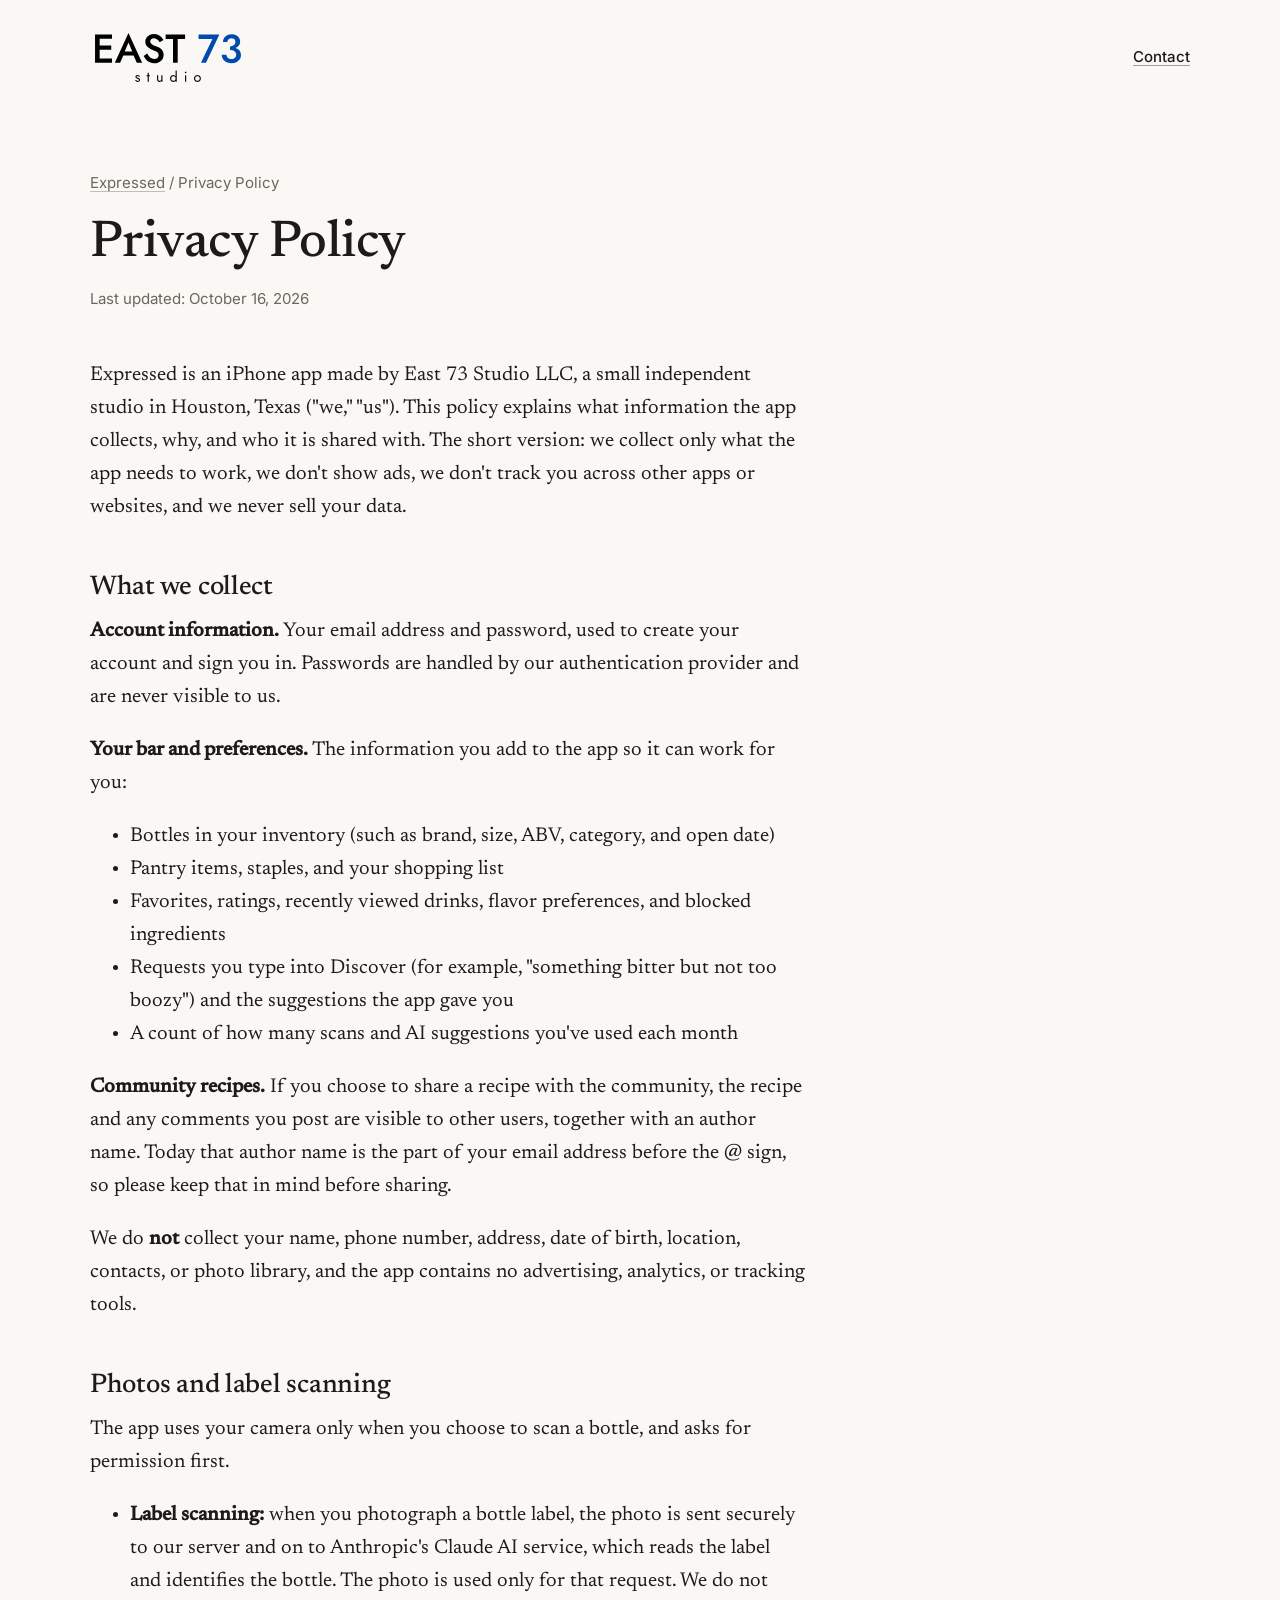
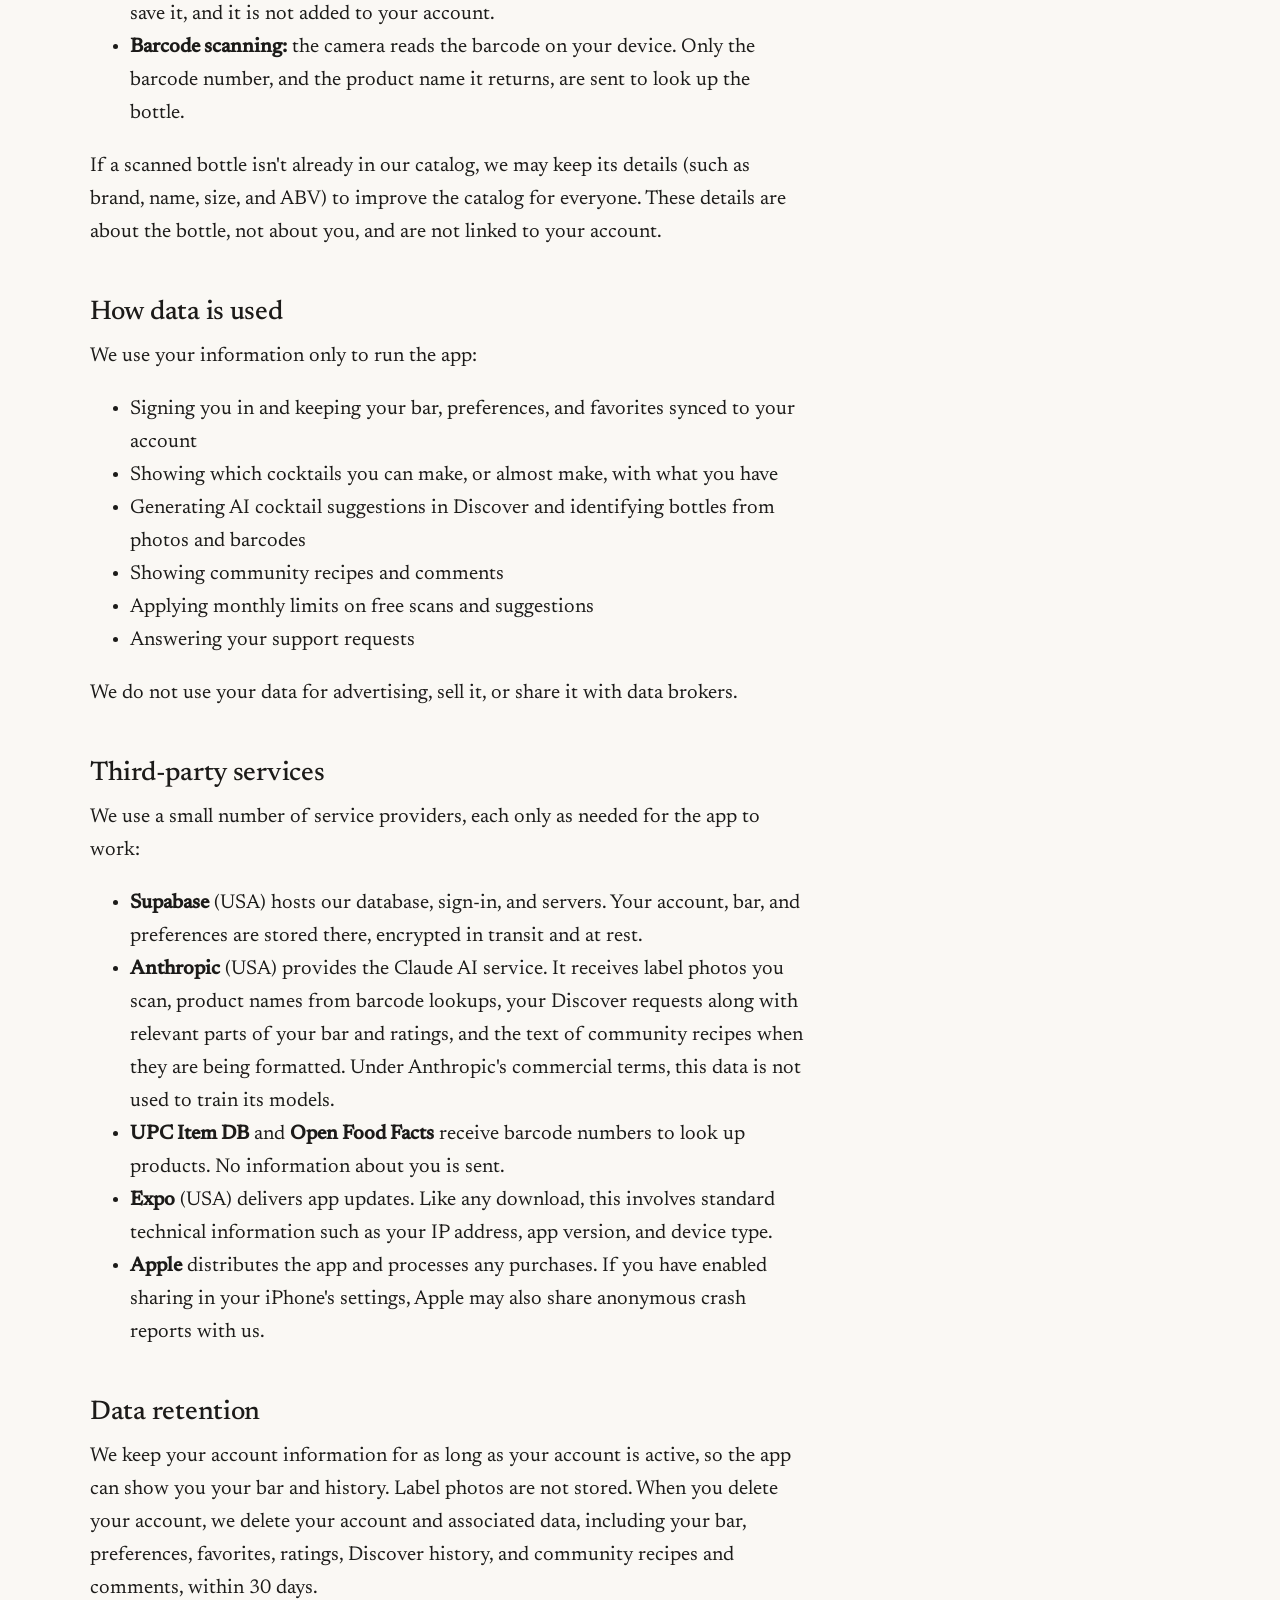
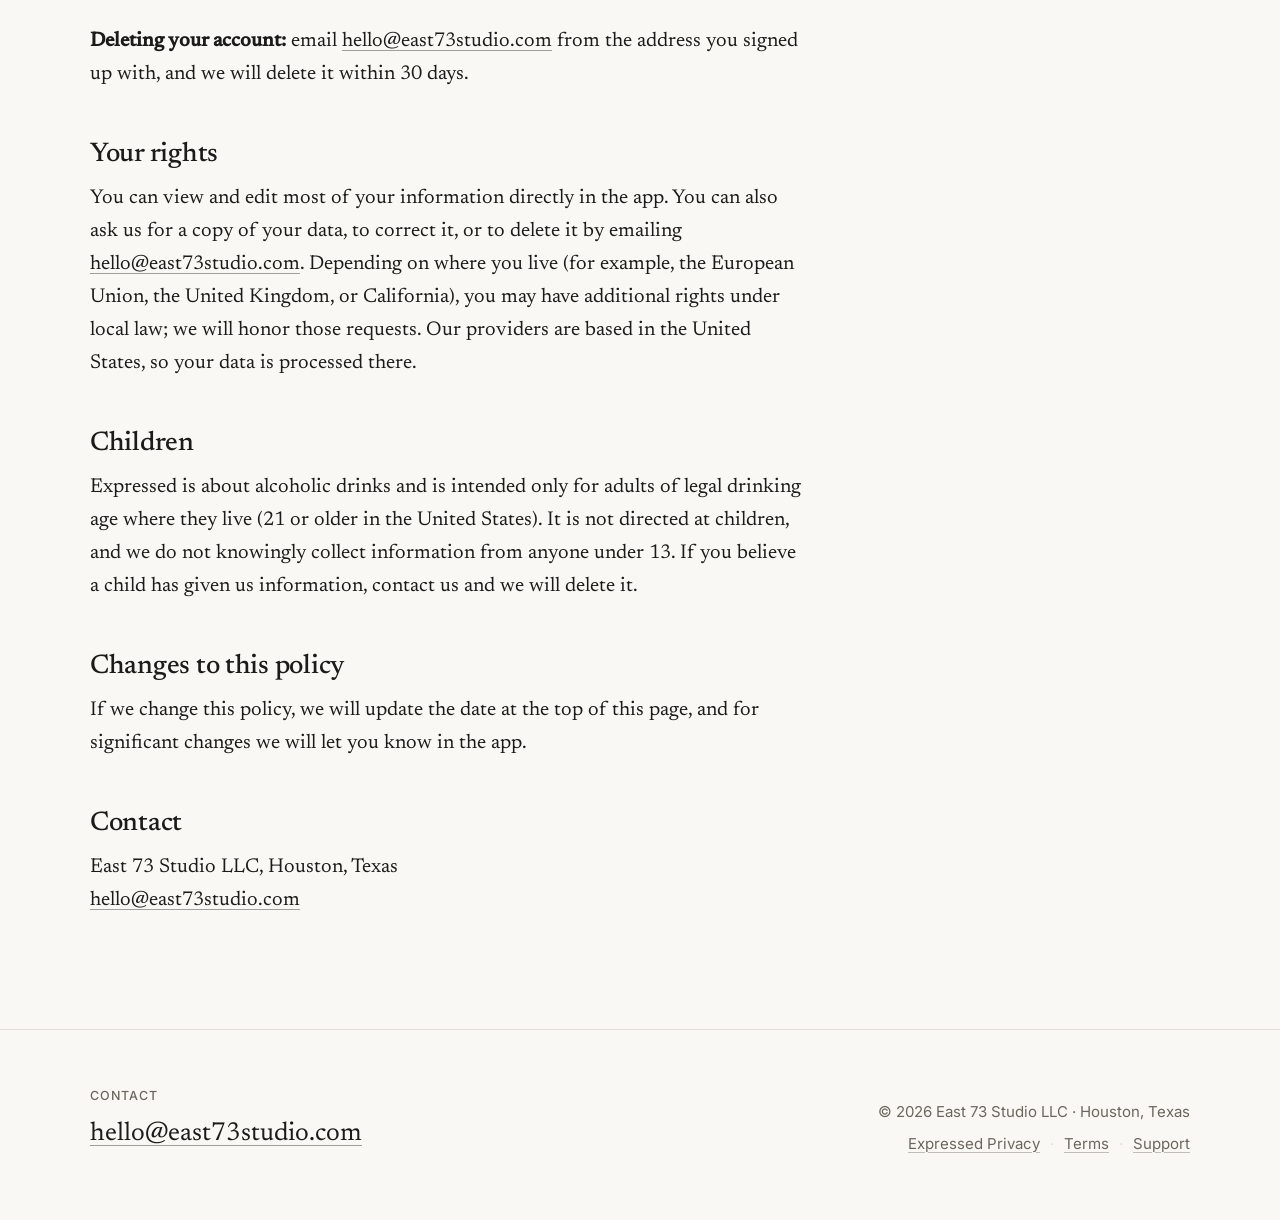
<file: expressed/privacy/index.html>
<!doctype html>
<html lang="en">
<head>
  <meta charset="utf-8">
  <meta name="viewport" content="width=device-width, initial-scale=1">
  <title>Privacy Policy · Expressed</title>
  <meta name="description" content="How the Expressed app handles your data.">
  <link rel="canonical" href="https://east73studio.com/expressed/privacy/">
  <meta property="og:type" content="website">
  <meta property="og:site_name" content="East 73 Studio">
  <meta property="og:title" content="Privacy Policy · Expressed">
  <meta property="og:description" content="How the Expressed app handles your data.">
  <meta property="og:url" content="https://east73studio.com/expressed/privacy/">
  <meta property="og:image" content="https://east73studio.com/images/og-expressed.png">
  <meta property="og:image:width" content="1200">
  <meta property="og:image:height" content="630">
  <meta name="twitter:card" content="summary_large_image">
  <meta name="twitter:title" content="Privacy Policy · Expressed">
  <meta name="twitter:description" content="How the Expressed app handles your data.">
  <meta name="twitter:image" content="https://east73studio.com/images/og-expressed.png">
  <link rel="icon" href="/favicon.ico" sizes="48x48">
  <link rel="icon" href="/favicon.svg" type="image/svg+xml">
  <link rel="apple-touch-icon" href="/apple-touch-icon.png">
  <meta name="theme-color" content="#FAF8F4">
  <script>document.documentElement.classList.add("js")</script>
  <link rel="preload" href="/fonts/newsreader-latin-400-normal.woff2" as="font" type="font/woff2" crossorigin>
  <link rel="stylesheet" href="/css/site.css">
</head>
<body>
  <a class="skip-link" href="#main">Skip to content</a>

  <header class="site-header">
    <div class="container">
      <a class="wordmark" href="/" aria-label="East 73 Studio, home">
        <img src="/images/brand/east73-studio-logo.svg" alt="East 73 Studio" width="156" height="59">
      </a>
      <a class="header-link" href="#contact">Contact</a>
    </div>
  </header>

  <main id="main">
    <article class="doc">
      <div class="container">
        <p class="breadcrumb"><a href="/expressed/">Expressed</a> / Privacy Policy</p>
        <h1>Privacy Policy</h1>
        <p class="updated">Last updated: October 16, 2026</p>
        <div class="doc-body">
          <p>Expressed is an iPhone app made by East 73 Studio LLC, a small independent studio in Houston, Texas ("we," "us"). This policy explains what information the app collects, why, and who it is shared with. The short version: we collect only what the app needs to work, we don't show ads, we don't track you across other apps or websites, and we never sell your data.</p>
          <h2>What we collect</h2>
          <p><strong>Account information.</strong> Your email address and password, used to create your account and sign you in. Passwords are handled by our authentication provider and are never visible to us.</p>
          <p><strong>Your bar and preferences.</strong> The information you add to the app so it can work for you:</p>
          <ul>
            <li>Bottles in your inventory (such as brand, size, ABV, category, and open date)</li>
            <li>Pantry items, staples, and your shopping list</li>
            <li>Favorites, ratings, recently viewed drinks, flavor preferences, and blocked ingredients</li>
            <li>Requests you type into Discover (for example, "something bitter but not too boozy") and the suggestions the app gave you</li>
            <li>A count of how many scans and AI suggestions you've used each month</li>
          </ul>
          <p><strong>Community recipes.</strong> If you choose to share a recipe with the community, the recipe and any comments you post are visible to other users, together with an author name. Today that author name is the part of your email address before the @ sign, so please keep that in mind before sharing.</p>
          <p>We do <strong>not</strong> collect your name, phone number, address, date of birth, location, contacts, or photo library, and the app contains no advertising, analytics, or tracking tools.</p>
          <h2>Photos and label scanning</h2>
          <p>The app uses your camera only when you choose to scan a bottle, and asks for permission first.</p>
          <ul>
            <li><strong>Label scanning:</strong> when you photograph a bottle label, the photo is sent securely to our server and on to Anthropic's Claude AI service, which reads the label and identifies the bottle. The photo is used only for that request. We do not save it, and it is not added to your account.</li>
            <li><strong>Barcode scanning:</strong> the camera reads the barcode on your device. Only the barcode number, and the product name it returns, are sent to look up the bottle.</li>
          </ul>
          <p>If a scanned bottle isn't already in our catalog, we may keep its details (such as brand, name, size, and ABV) to improve the catalog for everyone. These details are about the bottle, not about you, and are not linked to your account.</p>
          <h2>How data is used</h2>
          <p>We use your information only to run the app:</p>
          <ul>
            <li>Signing you in and keeping your bar, preferences, and favorites synced to your account</li>
            <li>Showing which cocktails you can make, or almost make, with what you have</li>
            <li>Generating AI cocktail suggestions in Discover and identifying bottles from photos and barcodes</li>
            <li>Showing community recipes and comments</li>
            <li>Applying monthly limits on free scans and suggestions</li>
            <li>Answering your support requests</li>
          </ul>
          <p>We do not use your data for advertising, sell it, or share it with data brokers.</p>
          <h2>Third-party services</h2>
          <p>We use a small number of service providers, each only as needed for the app to work:</p>
          <ul>
            <li><strong>Supabase</strong> (USA) hosts our database, sign-in, and servers. Your account, bar, and preferences are stored there, encrypted in transit and at rest.</li>
            <li><strong>Anthropic</strong> (USA) provides the Claude AI service. It receives label photos you scan, product names from barcode lookups, your Discover requests along with relevant parts of your bar and ratings, and the text of community recipes when they are being formatted. Under Anthropic's commercial terms, this data is not used to train its models.</li>
            <li><strong>UPC Item DB</strong> and <strong>Open Food Facts</strong> receive barcode numbers to look up products. No information about you is sent.</li>
            <li><strong>Expo</strong> (USA) delivers app updates. Like any download, this involves standard technical information such as your IP address, app version, and device type.</li>
            <li><strong>Apple</strong> distributes the app and processes any purchases. If you have enabled sharing in your iPhone's settings, Apple may also share anonymous crash reports with us.</li>
          </ul>
          <h2>Data retention</h2>
          <p>We keep your account information for as long as your account is active, so the app can show you your bar and history. Label photos are not stored. When you delete your account, we delete your account and associated data, including your bar, preferences, favorites, ratings, Discover history, and community recipes and comments, within 30 days.</p>
          <p><strong>Deleting your account:</strong> email <a href="mailto:hello@east73studio.com">hello@east73studio.com</a> from the address you signed up with, and we will delete it within 30 days.</p>
          <h2>Your rights</h2>
          <p>You can view and edit most of your information directly in the app. You can also ask us for a copy of your data, to correct it, or to delete it by emailing <a href="mailto:hello@east73studio.com">hello@east73studio.com</a>. Depending on where you live (for example, the European Union, the United Kingdom, or California), you may have additional rights under local law; we will honor those requests. Our providers are based in the United States, so your data is processed there.</p>
          <h2>Children</h2>
          <p>Expressed is about alcoholic drinks and is intended only for adults of legal drinking age where they live (21 or older in the United States). It is not directed at children, and we do not knowingly collect information from anyone under 13. If you believe a child has given us information, contact us and we will delete it.</p>
          <h2>Changes to this policy</h2>
          <p>If we change this policy, we will update the date at the top of this page, and for significant changes we will let you know in the app.</p>
          <h2>Contact</h2>
          <p>East 73 Studio LLC, Houston, Texas<br><a href="mailto:hello@east73studio.com">hello@east73studio.com</a></p>
        </div>
      </div>
    </article>
  </main>

  <footer class="site-footer" id="contact">
    <div class="container">
      <div>
        <p class="label">Contact</p>
        <!-- {{CONTACT_EMAIL}}: confirm hello@east73studio.com exists in iCloud before launch -->
        <a class="footer-email" href="mailto:hello@east73studio.com">hello@east73studio.com</a>
      </div>
      <div class="footer-meta">
        <p>© <span data-year>2026</span> East 73 Studio LLC · Houston, Texas</p>
        <ul class="footer-links" aria-label="Expressed legal and support">
          <li><a href="/expressed/privacy/">Expressed Privacy</a></li>
          <li><a href="/expressed/terms/">Terms</a></li>
          <li><a href="/expressed/support/">Support</a></li>
        </ul>
      </div>
    </div>
  </footer>

  <script src="/js/site.js" defer></script>
</body>
</html>
</file>
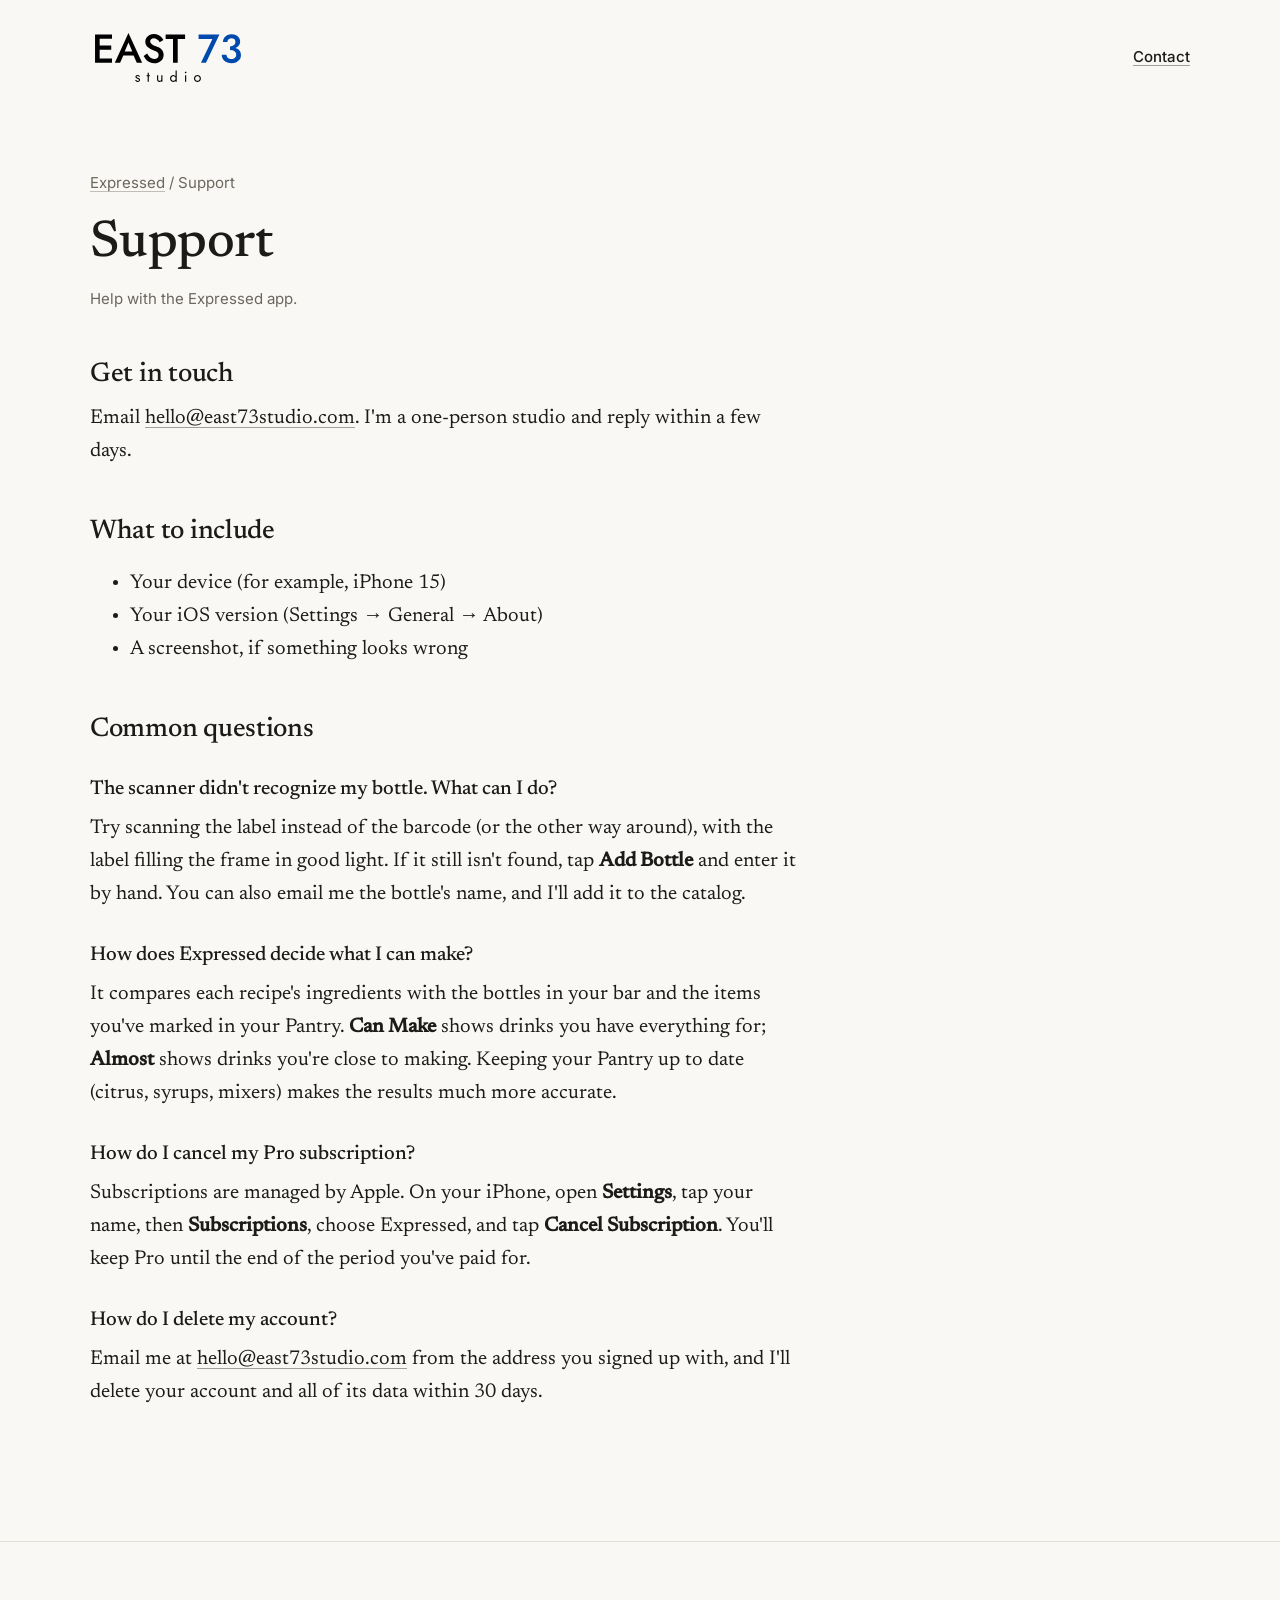
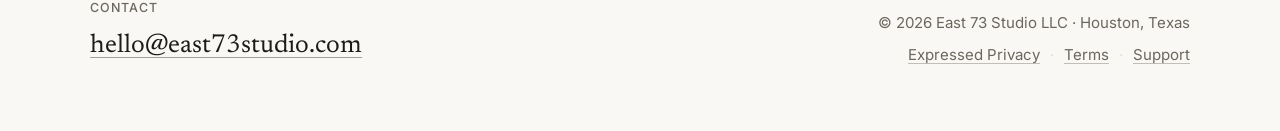
<file: expressed/support/index.html>
<!doctype html>
<html lang="en">
<head>
  <meta charset="utf-8">
  <meta name="viewport" content="width=device-width, initial-scale=1">
  <title>Support · Expressed</title>
  <meta name="description" content="Get help with the Expressed app from East 73 Studio.">
  <link rel="canonical" href="https://east73studio.com/expressed/support/">
  <meta property="og:type" content="website">
  <meta property="og:site_name" content="East 73 Studio">
  <meta property="og:title" content="Support · Expressed">
  <meta property="og:description" content="Get help with the Expressed app from East 73 Studio.">
  <meta property="og:url" content="https://east73studio.com/expressed/support/">
  <meta property="og:image" content="https://east73studio.com/images/og-expressed.png">
  <meta property="og:image:width" content="1200">
  <meta property="og:image:height" content="630">
  <meta name="twitter:card" content="summary_large_image">
  <meta name="twitter:title" content="Support · Expressed">
  <meta name="twitter:description" content="Get help with the Expressed app from East 73 Studio.">
  <meta name="twitter:image" content="https://east73studio.com/images/og-expressed.png">
  <link rel="icon" href="/favicon.ico" sizes="48x48">
  <link rel="icon" href="/favicon.svg" type="image/svg+xml">
  <link rel="apple-touch-icon" href="/apple-touch-icon.png">
  <meta name="theme-color" content="#FAF8F4">
  <script>document.documentElement.classList.add("js")</script>
  <link rel="preload" href="/fonts/newsreader-latin-400-normal.woff2" as="font" type="font/woff2" crossorigin>
  <link rel="stylesheet" href="/css/site.css">
</head>
<body>
  <a class="skip-link" href="#main">Skip to content</a>

  <header class="site-header">
    <div class="container">
      <a class="wordmark" href="/" aria-label="East 73 Studio, home">
        <img src="/images/brand/east73-studio-logo.svg" alt="East 73 Studio" width="156" height="59">
      </a>
      <a class="header-link" href="#contact">Contact</a>
    </div>
  </header>

  <main id="main">
    <article class="doc">
      <div class="container">
        <p class="breadcrumb"><a href="/expressed/">Expressed</a> / Support</p>
        <h1>Support</h1>
        <p class="updated">Help with the Expressed app.</p>
        <div class="doc-body">
          <h2>Get in touch</h2>
          <p>Email <a href="mailto:hello@east73studio.com?subject=Expressed%20support">hello@east73studio.com</a>. I'm a one-person studio and reply within a few days.</p>
          <h2>What to include</h2>
          <ul>
            <li>Your device (for example, iPhone 15)</li>
            <li>Your iOS version (Settings → General → About)</li>
            <li>A screenshot, if something looks wrong</li>
          </ul>
          <h2>Common questions</h2>
          <dl class="faq">
            <dt>The scanner didn't recognize my bottle. What can I do?</dt>
            <dd>Try scanning the label instead of the barcode (or the other way around), with the label filling the frame in good light. If it still isn't found, tap <strong>Add Bottle</strong> and enter it by hand. You can also email me the bottle's name, and I'll add it to the catalog.</dd>
            <dt>How does Expressed decide what I can make?</dt>
            <dd>It compares each recipe's ingredients with the bottles in your bar and the items you've marked in your Pantry. <strong>Can Make</strong> shows drinks you have everything for; <strong>Almost</strong> shows drinks you're close to making. Keeping your Pantry up to date (citrus, syrups, mixers) makes the results much more accurate.</dd>
            <dt>How do I cancel my Pro subscription?</dt>
            <dd>Subscriptions are managed by Apple. On your iPhone, open <strong>Settings</strong>, tap your name, then <strong>Subscriptions</strong>, choose Expressed, and tap <strong>Cancel Subscription</strong>. You'll keep Pro until the end of the period you've paid for.</dd>
            <dt>How do I delete my account?</dt>
            <dd>Email me at <a href="mailto:hello@east73studio.com?subject=Delete%20my%20Expressed%20account">hello@east73studio.com</a> from the address you signed up with, and I'll delete your account and all of its data within 30 days.</dd>
          </dl>
        </div>
      </div>
    </article>
  </main>

  <footer class="site-footer" id="contact">
    <div class="container">
      <div>
        <p class="label">Contact</p>
        <!-- {{CONTACT_EMAIL}}: confirm hello@east73studio.com exists in iCloud before launch -->
        <a class="footer-email" href="mailto:hello@east73studio.com">hello@east73studio.com</a>
      </div>
      <div class="footer-meta">
        <p>© <span data-year>2026</span> East 73 Studio LLC · Houston, Texas</p>
        <ul class="footer-links" aria-label="Expressed legal and support">
          <li><a href="/expressed/privacy/">Expressed Privacy</a></li>
          <li><a href="/expressed/terms/">Terms</a></li>
          <li><a href="/expressed/support/">Support</a></li>
        </ul>
      </div>
    </div>
  </footer>

  <script src="/js/site.js" defer></script>
</body>
</html>
</file>
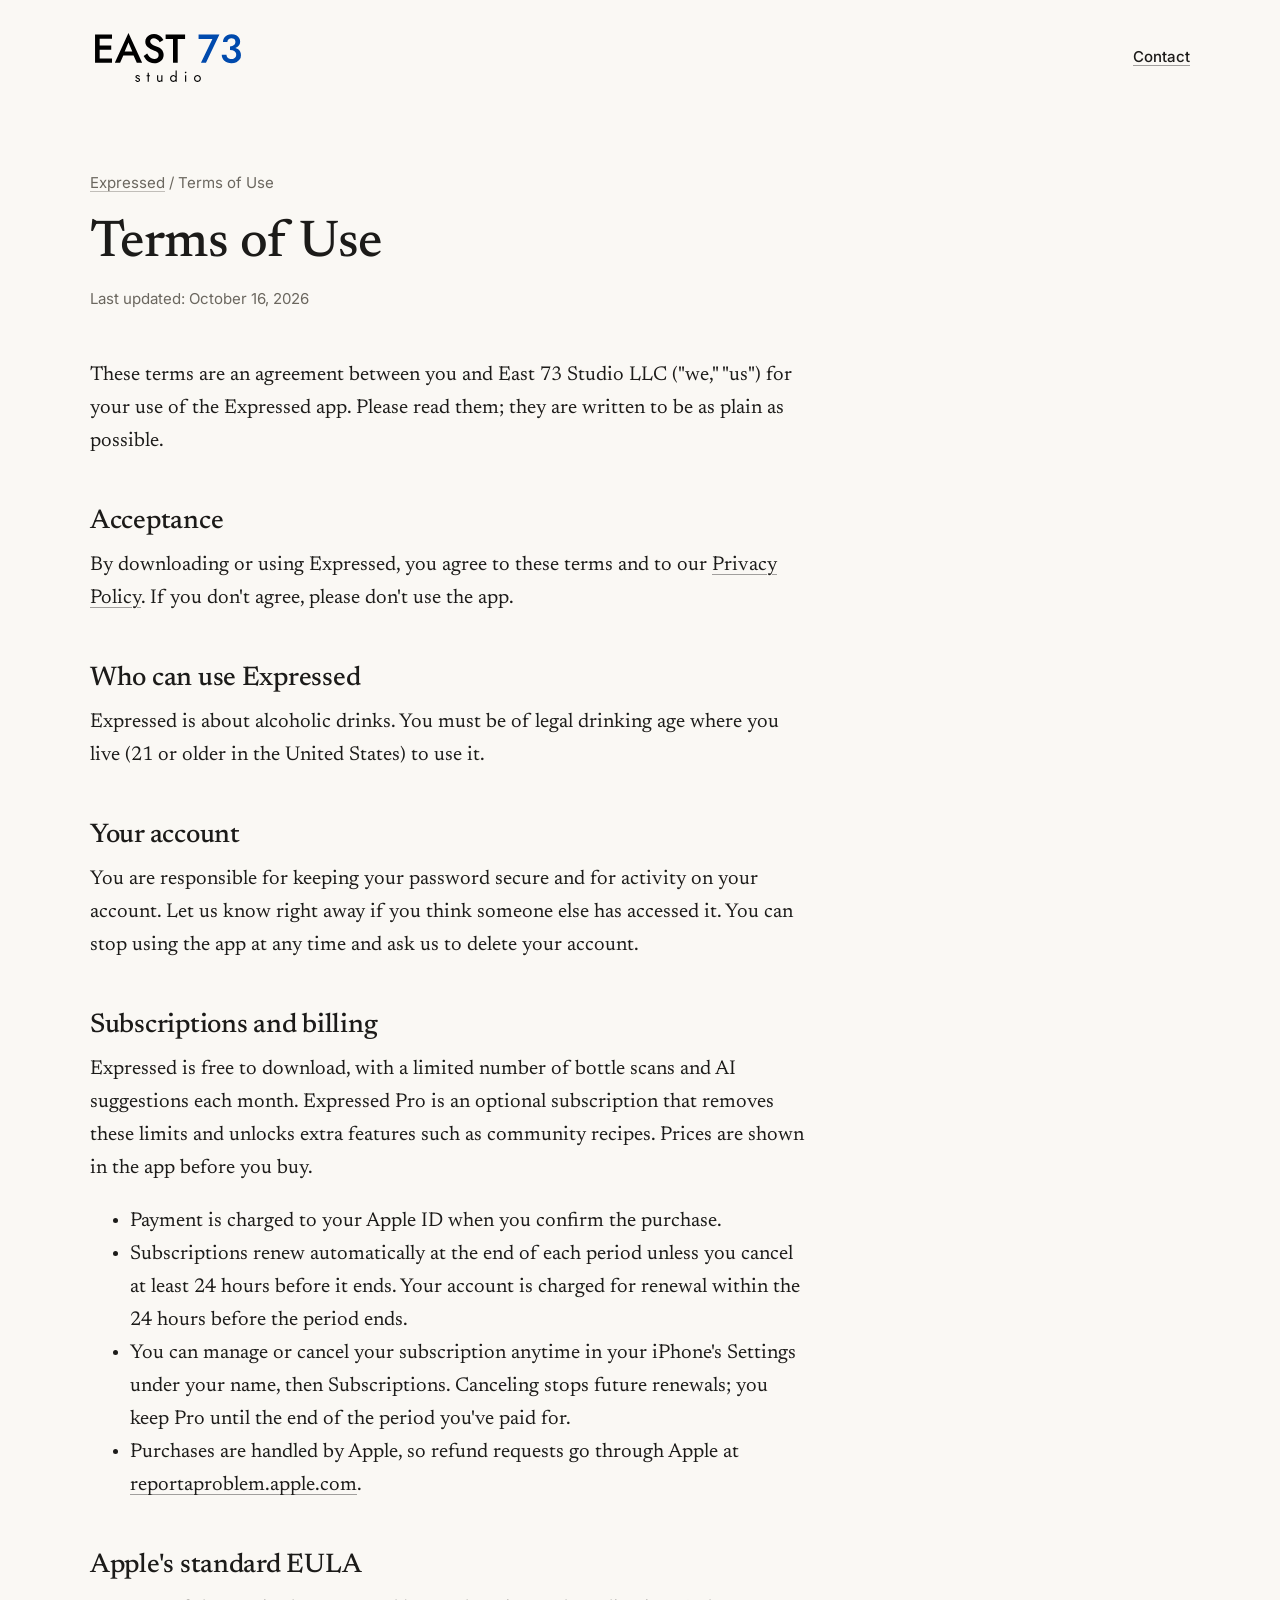
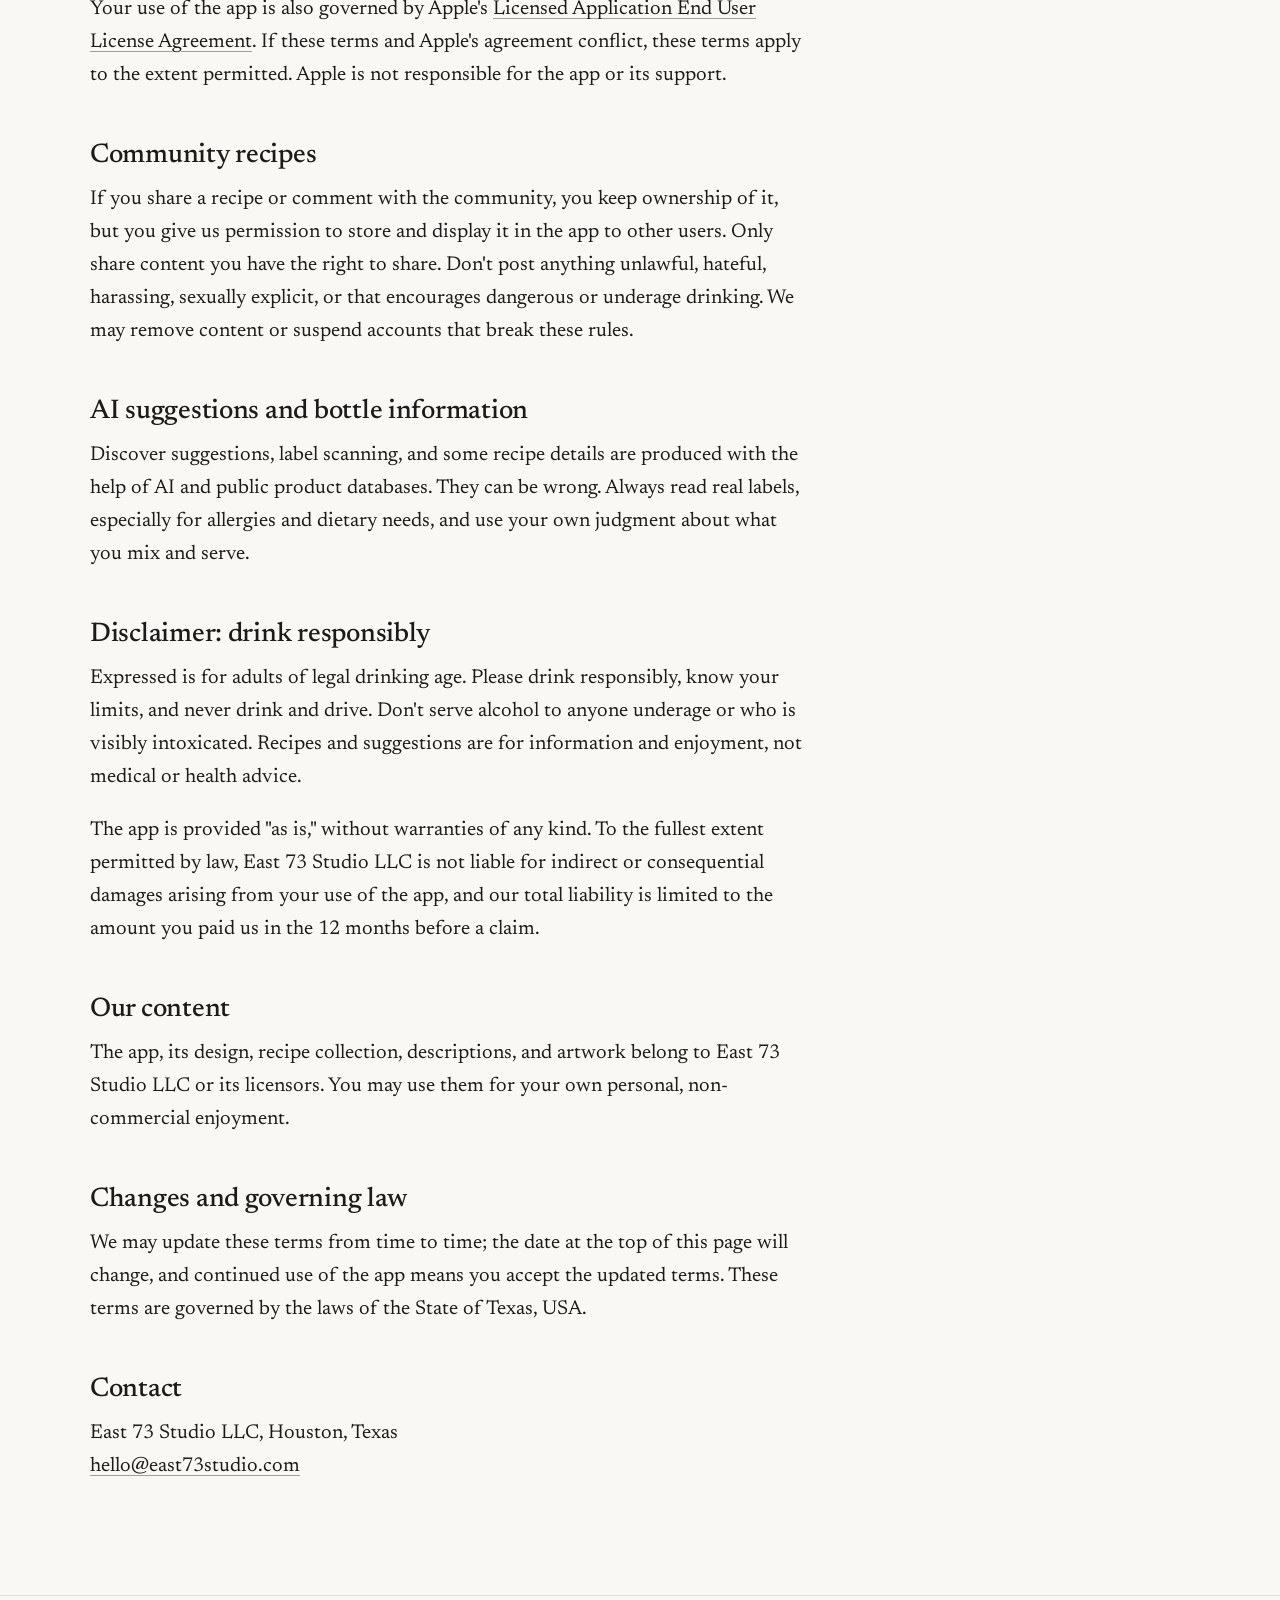
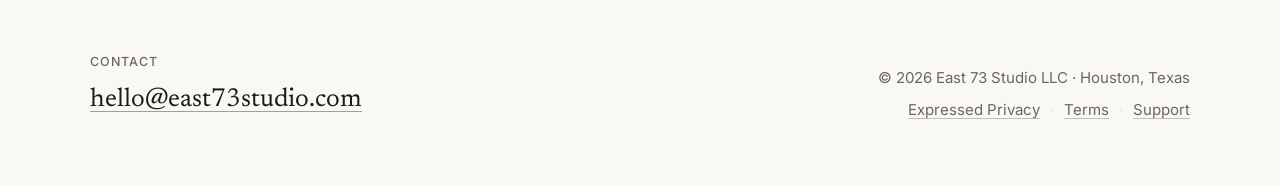
<file: expressed/terms/index.html>
<!doctype html>
<html lang="en">
<head>
  <meta charset="utf-8">
  <meta name="viewport" content="width=device-width, initial-scale=1">
  <title>Terms of Use · Expressed</title>
  <meta name="description" content="Terms of use for the Expressed app.">
  <link rel="canonical" href="https://east73studio.com/expressed/terms/">
  <meta property="og:type" content="website">
  <meta property="og:site_name" content="East 73 Studio">
  <meta property="og:title" content="Terms of Use · Expressed">
  <meta property="og:description" content="Terms of use for the Expressed app.">
  <meta property="og:url" content="https://east73studio.com/expressed/terms/">
  <meta property="og:image" content="https://east73studio.com/images/og-expressed.png">
  <meta property="og:image:width" content="1200">
  <meta property="og:image:height" content="630">
  <meta name="twitter:card" content="summary_large_image">
  <meta name="twitter:title" content="Terms of Use · Expressed">
  <meta name="twitter:description" content="Terms of use for the Expressed app.">
  <meta name="twitter:image" content="https://east73studio.com/images/og-expressed.png">
  <link rel="icon" href="/favicon.ico" sizes="48x48">
  <link rel="icon" href="/favicon.svg" type="image/svg+xml">
  <link rel="apple-touch-icon" href="/apple-touch-icon.png">
  <meta name="theme-color" content="#FAF8F4">
  <script>document.documentElement.classList.add("js")</script>
  <link rel="preload" href="/fonts/newsreader-latin-400-normal.woff2" as="font" type="font/woff2" crossorigin>
  <link rel="stylesheet" href="/css/site.css">
</head>
<body>
  <a class="skip-link" href="#main">Skip to content</a>

  <header class="site-header">
    <div class="container">
      <a class="wordmark" href="/" aria-label="East 73 Studio, home">
        <img src="/images/brand/east73-studio-logo.svg" alt="East 73 Studio" width="156" height="59">
      </a>
      <a class="header-link" href="#contact">Contact</a>
    </div>
  </header>

  <main id="main">
    <article class="doc">
      <div class="container">
        <p class="breadcrumb"><a href="/expressed/">Expressed</a> / Terms of Use</p>
        <h1>Terms of Use</h1>
        <p class="updated">Last updated: October 16, 2026</p>
        <div class="doc-body">
          <p>These terms are an agreement between you and East 73 Studio LLC ("we," "us") for your use of the Expressed app. Please read them; they are written to be as plain as possible.</p>
          <h2>Acceptance</h2>
          <p>By downloading or using Expressed, you agree to these terms and to our <a href="/expressed/privacy/">Privacy Policy</a>. If you don't agree, please don't use the app.</p>
          <h2>Who can use Expressed</h2>
          <p>Expressed is about alcoholic drinks. You must be of legal drinking age where you live (21 or older in the United States) to use it.</p>
          <h2>Your account</h2>
          <p>You are responsible for keeping your password secure and for activity on your account. Let us know right away if you think someone else has accessed it. You can stop using the app at any time and ask us to delete your account.</p>
          <h2>Subscriptions and billing</h2>
          <p>Expressed is free to download, with a limited number of bottle scans and AI suggestions each month. Expressed Pro is an optional subscription that removes these limits and unlocks extra features such as community recipes. Prices are shown in the app before you buy.</p>
          <ul>
            <li>Payment is charged to your Apple ID when you confirm the purchase.</li>
            <li>Subscriptions renew automatically at the end of each period unless you cancel at least 24 hours before it ends. Your account is charged for renewal within the 24 hours before the period ends.</li>
            <li>You can manage or cancel your subscription anytime in your iPhone's Settings under your name, then Subscriptions. Canceling stops future renewals; you keep Pro until the end of the period you've paid for.</li>
            <li>Purchases are handled by Apple, so refund requests go through Apple at <a href="https://reportaproblem.apple.com" rel="noopener">reportaproblem.apple.com</a>.</li>
          </ul>
          <h2>Apple's standard EULA</h2>
          <p>Your use of the app is also governed by Apple's <a href="https://www.apple.com/legal/internet-services/itunes/dev/stdeula/" rel="noopener">Licensed Application End User License Agreement</a>. If these terms and Apple's agreement conflict, these terms apply to the extent permitted. Apple is not responsible for the app or its support.</p>
          <h2>Community recipes</h2>
          <p>If you share a recipe or comment with the community, you keep ownership of it, but you give us permission to store and display it in the app to other users. Only share content you have the right to share. Don't post anything unlawful, hateful, harassing, sexually explicit, or that encourages dangerous or underage drinking. We may remove content or suspend accounts that break these rules.</p>
          <h2>AI suggestions and bottle information</h2>
          <p>Discover suggestions, label scanning, and some recipe details are produced with the help of AI and public product databases. They can be wrong. Always read real labels, especially for allergies and dietary needs, and use your own judgment about what you mix and serve.</p>
          <h2>Disclaimer: drink responsibly</h2>
          <p>Expressed is for adults of legal drinking age. Please drink responsibly, know your limits, and never drink and drive. Don't serve alcohol to anyone underage or who is visibly intoxicated. Recipes and suggestions are for information and enjoyment, not medical or health advice.</p>
          <p>The app is provided "as is," without warranties of any kind. To the fullest extent permitted by law, East 73 Studio LLC is not liable for indirect or consequential damages arising from your use of the app, and our total liability is limited to the amount you paid us in the 12 months before a claim.</p>
          <h2>Our content</h2>
          <p>The app, its design, recipe collection, descriptions, and artwork belong to East 73 Studio LLC or its licensors. You may use them for your own personal, non-commercial enjoyment.</p>
          <h2>Changes and governing law</h2>
          <p>We may update these terms from time to time; the date at the top of this page will change, and continued use of the app means you accept the updated terms. These terms are governed by the laws of the State of Texas, USA.</p>
          <h2>Contact</h2>
          <p>East 73 Studio LLC, Houston, Texas<br><a href="mailto:hello@east73studio.com">hello@east73studio.com</a></p>
        </div>
      </div>
    </article>
  </main>

  <footer class="site-footer" id="contact">
    <div class="container">
      <div>
        <p class="label">Contact</p>
        <!-- {{CONTACT_EMAIL}}: confirm hello@east73studio.com exists in iCloud before launch -->
        <a class="footer-email" href="mailto:hello@east73studio.com">hello@east73studio.com</a>
      </div>
      <div class="footer-meta">
        <p>© <span data-year>2026</span> East 73 Studio LLC · Houston, Texas</p>
        <ul class="footer-links" aria-label="Expressed legal and support">
          <li><a href="/expressed/privacy/">Expressed Privacy</a></li>
          <li><a href="/expressed/terms/">Terms</a></li>
          <li><a href="/expressed/support/">Support</a></li>
        </ul>
      </div>
    </div>
  </footer>

  <script src="/js/site.js" defer></script>
</body>
</html>
</file>
<file: css/site.css>
/* ==========================================================================
   East 73 Studio — site.css
   One stylesheet for the whole site. Colors and type live in :root.
   ========================================================================== */

/* ---------- Fonts (self-hosted, OFL — see /fonts/LICENSE.md) ---------- */
@font-face { font-family: "Newsreader"; src: url("/fonts/newsreader-latin-400-normal.woff2") format("woff2"); font-weight: 400; font-style: normal; font-display: swap; }
@font-face { font-family: "Newsreader"; src: url("/fonts/newsreader-latin-500-normal.woff2") format("woff2"); font-weight: 500; font-style: normal; font-display: swap; }
@font-face { font-family: "Newsreader"; src: url("/fonts/newsreader-latin-400-italic.woff2") format("woff2"); font-weight: 400; font-style: italic; font-display: swap; }
@font-face { font-family: "Newsreader"; src: url("/fonts/newsreader-latin-500-italic.woff2") format("woff2"); font-weight: 500; font-style: italic; font-display: swap; }
@font-face { font-family: "Inter"; src: url("/fonts/inter-latin-400-normal.woff2") format("woff2"); font-weight: 400; font-style: normal; font-display: swap; }
@font-face { font-family: "Inter"; src: url("/fonts/inter-latin-500-normal.woff2") format("woff2"); font-weight: 500; font-style: normal; font-display: swap; }
@font-face { font-family: "Inter"; src: url("/fonts/inter-latin-600-normal.woff2") format("woff2"); font-weight: 600; font-style: normal; font-display: swap; }
@font-face { font-family: "Saira"; src: url("/fonts/saira-latin-600-normal.woff2") format("woff2"); font-weight: 600; font-style: normal; font-display: swap; }

/* ---------- Tokens ---------- */
:root {
  /* Studio */
  --paper: #FAF8F4;
  --ink: #1C1B19;
  --ink-muted: #6B675F;
  --rule: #E4DFD6;
  --accent: #1C1B19;
  --placeholder: #E9E5DD;
  --placeholder-ink: #5F5A52;

  /* Expressed (exact values from the app's tailwind.config.js: bar.bg / bar.accent) */
  --expressed-bg: #141414;
  --expressed-surface: #1E1E1E;
  --expressed-amber: #EF9F27;
  --expressed-text: #FFFFFF;
  --expressed-muted: #A3A3A3;

  /* Type */
  --font-serif: "Newsreader", Georgia, "Times New Roman", serif;
  --font-sans: "Inter", system-ui, -apple-system, "Segoe UI", Roboto, sans-serif;
  --font-expressed: "Saira", var(--font-sans);
  --text-base: 18px;
  --leading: 1.6;
  --measure: 65ch;

  /* Layout */
  --max-width: 1100px;
  --gutter: 24px;
  --section-space: 64px;
  --radius: 4px;
}

@media (min-width: 768px) {
  :root { --gutter: 48px; --section-space: 112px; }
}

/* ---------- Base ---------- */
*, *::before, *::after { box-sizing: border-box; }

html { -webkit-text-size-adjust: 100%; scroll-behavior: smooth; }

body {
  margin: 0;
  background: var(--paper);
  color: var(--ink);
  font-family: var(--font-sans);
  font-size: var(--text-base);
  line-height: var(--leading);
  -webkit-font-smoothing: antialiased;
  text-rendering: optimizeLegibility;
  overflow-x: hidden;
}

img, svg { display: block; max-width: 100%; height: auto; }

h1, h2, h3 {
  font-family: var(--font-serif);
  font-weight: 500;
  line-height: 1.15;
  letter-spacing: -0.01em;
  margin: 0;
}

p { margin: 0 0 1em; }
p:last-child { margin-bottom: 0; }

a {
  color: var(--accent);
  text-decoration: underline;
  text-decoration-thickness: 1px;
  text-underline-offset: 0.2em;
  text-decoration-color: color-mix(in srgb, currentColor 40%, transparent);
  transition: text-decoration-color 0.15s ease;
}
a:hover { text-decoration-color: currentColor; }

:focus-visible {
  outline: 2px solid var(--ink);
  outline-offset: 3px;
  border-radius: 2px;
}

.skip-link {
  position: absolute; left: var(--gutter); top: -100px;
  background: var(--ink); color: var(--paper);
  padding: 8px 14px; z-index: 10; font-size: 15px;
}
.skip-link:focus { top: 12px; }

.visually-hidden {
  position: absolute !important; width: 1px; height: 1px;
  overflow: hidden; clip: rect(0 0 0 0); white-space: nowrap;
}

/* ---------- Layout helpers ---------- */
.container {
  width: 100%;
  max-width: calc(var(--max-width) + 2 * var(--gutter));
  margin: 0 auto;
  padding: 0 var(--gutter);
}

.section {
  padding: var(--section-space) 0;
  border-top: 1px solid var(--rule);
}

.label {
  font-family: var(--font-sans);
  font-weight: 500;
  font-size: 12.5px;
  letter-spacing: 0.08em;
  text-transform: uppercase;
  color: var(--ink-muted);
  margin: 0 0 32px;
}

.prose { max-width: var(--measure); }

/* ---------- Header ---------- */
.site-header { padding: 28px 0; }
.site-header .container {
  display: flex; align-items: center; justify-content: space-between; gap: 24px;
}
.wordmark { display: block; line-height: 0; text-decoration: none; }
.wordmark img { width: 132px; }
@media (min-width: 768px) { .wordmark img { width: 156px; } }

.header-link {
  font-size: 15px; font-weight: 500; color: var(--ink);
}

/* ---------- Footer ---------- */
.site-footer {
  border-top: 1px solid var(--rule);
  padding: 56px 0 64px;
  font-size: 15px;
  color: var(--ink-muted);
}
.site-footer .container { display: grid; gap: 28px; }
@media (min-width: 768px) {
  .site-footer .container { grid-template-columns: 1fr auto; align-items: end; }
}
.footer-email {
  font-family: var(--font-serif);
  font-size: 26px;
  color: var(--ink);
  display: inline-block;
  margin-top: 4px;
}
.site-footer .label { margin-bottom: 4px; }
.footer-meta p { margin: 0; }
.footer-links {
  list-style: none; margin: 8px 0 0; padding: 0;
  display: flex; flex-wrap: wrap; gap: 4px 0;
}
.footer-links li + li::before { content: "·"; margin: 0 10px; color: var(--rule); }
.footer-links a { color: var(--ink-muted); }
@media (min-width: 768px) { .footer-meta { text-align: right; } .footer-links { justify-content: flex-end; } }

/* ---------- Home: intro ---------- */
.intro { padding: 48px 0 var(--section-space); }
.intro h1 {
  font-size: clamp(38px, 6.4vw, 72px);
  font-weight: 400;
  max-width: 16ch;
  text-wrap: balance;
  margin-bottom: 28px;
}
.intro h1 em { font-style: italic; }
.intro p { font-size: 20px; color: var(--ink-muted); max-width: 44ch; }
@media (min-width: 768px) { .intro { padding-top: 88px; } }

/* ---------- Home: work cards ---------- */
.work-grid { display: grid; gap: 56px 40px; }
@media (min-width: 768px) {
  .work-grid { grid-template-columns: 1fr 1fr; }
  .card--wide { grid-column: 1 / -1; }
}
.card { display: flex; flex-direction: column; gap: 20px; }
.card-media {
  border: 1px solid var(--rule);
  border-radius: var(--radius);
  overflow: hidden;
  background: var(--placeholder);
}
.card h3 { font-size: 28px; }
.card p { color: var(--ink-muted); margin: 6px 0 12px; max-width: 46ch; }
.arrow-link { font-weight: 500; font-size: 16px; }

.app-icon { border-radius: 22.5%; }

/* Expressed card art: icon + phone on the dark band */
.expressed-art {
  background: var(--expressed-bg);
  border-color: var(--expressed-bg);
  display: flex; align-items: flex-end; justify-content: center; gap: clamp(20px, 6vw, 72px);
  padding: 40px 24px 0;
  min-height: 300px;
}
.expressed-art .app-icon { width: clamp(72px, 14vw, 132px); align-self: center; margin-bottom: 40px; }
.expressed-art .phone { width: clamp(150px, 26vw, 230px); border-bottom: 0; border-radius: 30px 30px 0 0; margin-bottom: 0; }
.expressed-art .phone .screen { border-radius: 22px 22px 0 0; aspect-ratio: 9 / 13; }

/* Gray placeholder blocks (until real images arrive) */
.placeholder {
  display: flex; align-items: center; justify-content: center;
  background: var(--placeholder);
  color: var(--placeholder-ink);
  font-size: 13px; font-weight: 500; letter-spacing: 0.06em; text-transform: uppercase;
  text-align: center; padding: 16px;
}
.ratio-book {
  aspect-ratio: 4 / 3; display: flex; align-items: center; justify-content: center;
  background: var(--placeholder);
}
.ratio-book img {
  width: auto; height: 80%;
  box-shadow: 0 1px 2px rgb(28 27 25 / 0.12), 0 6px 16px rgb(28 27 25 / 0.10);
}
.posters-fan {
  aspect-ratio: 4 / 3; display: flex; align-items: center; justify-content: center;
  background: var(--placeholder);
}
.posters-fan img {
  width: 30%; aspect-ratio: 3 / 4; object-fit: cover;
  margin: 0 -2.5%;
  box-shadow: 0 1px 2px rgb(28 27 25 / 0.12), 0 6px 16px rgb(28 27 25 / 0.10);
}
.posters-fan img:nth-child(1) { transform: rotate(-7deg) translateY(8px); }
.posters-fan img:nth-child(3) { transform: rotate(7deg) translateY(8px); }
.posters-fan img:nth-child(2) { position: relative; z-index: 1; transform: scale(1.08); }

/* ---------- Home: about ---------- */
.about p { font-family: var(--font-serif); font-size: clamp(22px, 2.6vw, 28px); line-height: 1.45; max-width: 34em; }

/* ---------- Phone frame (CSS only) ---------- */
.phone {
  background: #0A0A0A;
  border: 1px solid #2E2E2E;
  border-radius: 34px;
  padding: 8px;
}
.phone .screen {
  border-radius: 26px;
  overflow: hidden;
  aspect-ratio: 9 / 19.5;
  background: var(--expressed-surface);
  color: #8A8A8A;
}
.phone .screen img { width: 100%; height: 100%; object-fit: cover; object-position: top; }

/* ---------- Expressed page ---------- */
.expressed-hero {
  background: var(--expressed-bg);
  color: var(--expressed-text);
  padding: 72px 0 80px;
  text-align: center;
}
.expressed-hero .app-icon { width: 112px; margin: 0 auto 28px; border-radius: 24px; }
.expressed-hero h1 {
  font-family: var(--font-expressed);
  font-weight: 600;
  font-size: clamp(44px, 7vw, 68px);
  letter-spacing: 0.01em;
  margin-bottom: 14px;
}
.expressed-hero .tagline {
  font-size: 20px; color: var(--expressed-muted); max-width: 32ch; margin: 0 auto 36px;
}
.expressed-hero a { color: var(--expressed-text); }

/* App Store state: flip data-app-store on <body> ("soon" | "live") */
.appstore-live, .appstore-soon { display: none; }
body[data-app-store="soon"] .appstore-soon { display: inline-flex; }
body[data-app-store="live"] .appstore-live { display: inline-flex; }
.appstore-soon {
  align-items: center; gap: 10px;
  border: 1px solid #3A3A3A; border-radius: 999px;
  padding: 10px 20px;
  font-size: 15px; font-weight: 500; color: #D0D0D0;
}
.appstore-soon::before {
  content: ""; width: 7px; height: 7px; border-radius: 50%; background: var(--expressed-amber);
}
.appstore-live img { height: 48px; width: auto; }

.features { display: grid; gap: 64px 40px; }
@media (min-width: 640px) { .features { grid-template-columns: 1fr 1fr; } }
@media (min-width: 1000px) { .features { grid-template-columns: repeat(4, 1fr); } }
.feature .phone { max-width: 240px; margin: 0 auto 24px; }
.feature h3 { font-family: var(--font-expressed); font-weight: 600; font-size: 21px; margin-bottom: 6px; letter-spacing: 0.01em; }
.feature p { color: var(--ink-muted); font-size: 16px; }

.subnav { font-size: 16px; }
.subnav ul { list-style: none; display: flex; flex-wrap: wrap; gap: 8px 0; margin: 0; padding: 0; }
.subnav li + li::before { content: "·"; margin: 0 12px; color: var(--ink-muted); }

/* ---------- Document pages (privacy, terms, support) ---------- */
.doc { padding: 56px 0 var(--section-space); }
.doc .breadcrumb { font-size: 15px; color: var(--ink-muted); margin-bottom: 20px; }
.doc .breadcrumb a { color: var(--ink-muted); }
.doc h1 { font-size: clamp(36px, 5vw, 52px); margin-bottom: 12px; }
.doc .updated { color: var(--ink-muted); font-size: 15px; margin-bottom: 48px; }
.doc-body {
  font-family: var(--font-serif);
  font-size: 20px;
  line-height: 1.65;
  max-width: var(--measure);
}
.doc-body h2 { font-size: 27px; margin: 48px 0 12px; }
.doc-body h2:first-child { margin-top: 0; }
.todo {
  font-family: var(--font-sans); font-size: 13px; font-weight: 600; letter-spacing: 0.06em;
  color: #8A5A00; background: #FBF1DC; display: inline-block; padding: 2px 8px; border-radius: 3px;
}
.faq dt { font-weight: 500; margin-top: 28px; }
.faq dd { margin: 6px 0 0; }

/* ---------- 404 ---------- */
.not-found { padding: 120px 0 160px; }
.not-found h1 { font-size: clamp(44px, 8vw, 84px); font-weight: 400; margin-bottom: 24px; }

/* ---------- Motion: gentle image fade-in only ---------- */
@media (prefers-reduced-motion: no-preference) {
  .js img.fade { opacity: 0; transition: opacity 0.6s ease; }
  .js img.fade.is-loaded { opacity: 1; }
}
@media (prefers-reduced-motion: reduce) {
  html { scroll-behavior: auto; }
  * { transition: none !important; animation: none !important; }
}

.section--flush { border-top: 0; }
</file>
